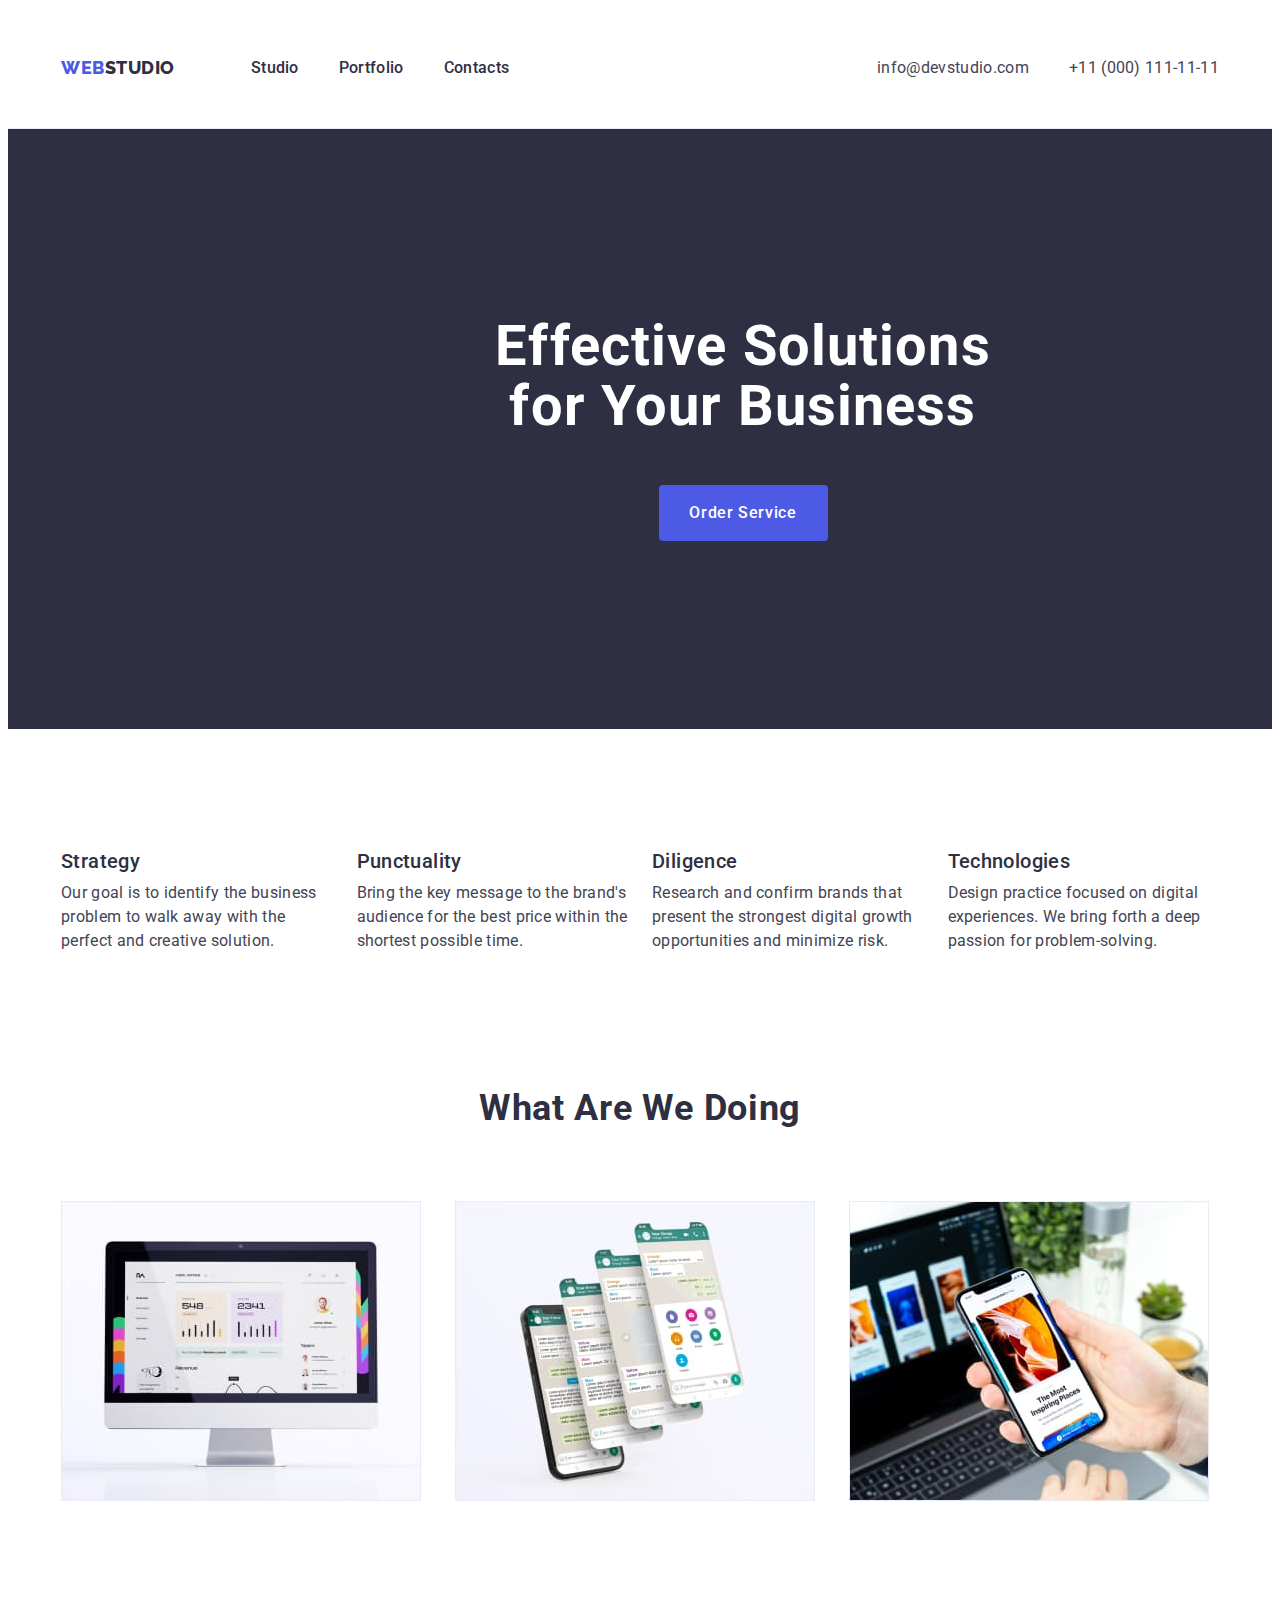
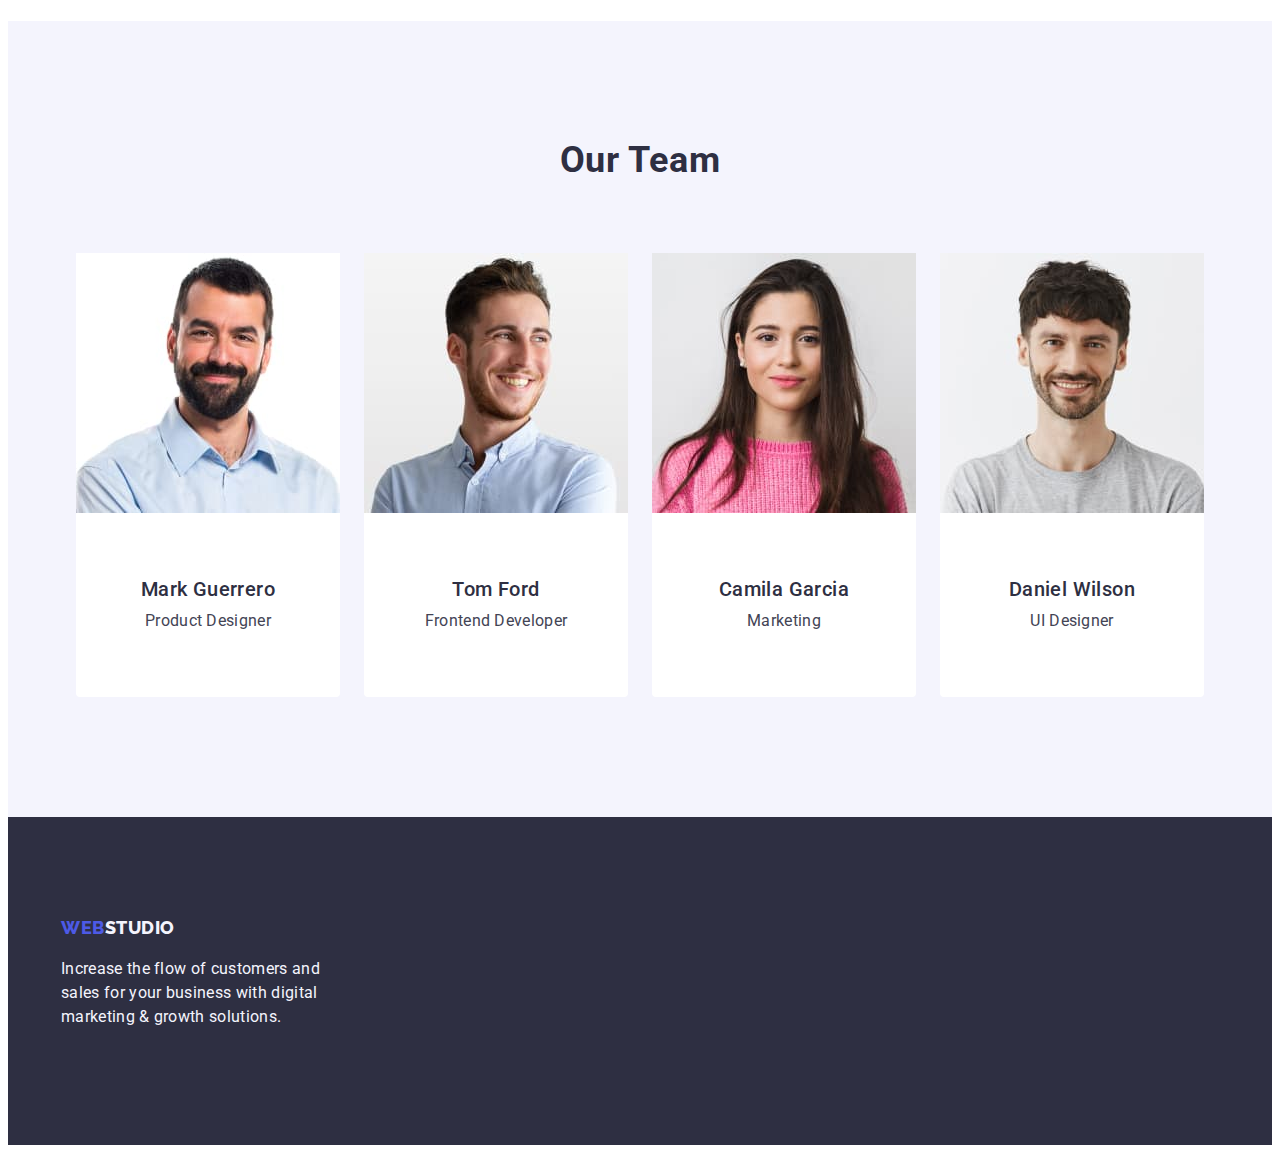
<file: index.html>
<!DOCTYPE html>
<html lang="en">
  <head>
    <meta charset="UTF-8" />
    <meta name="viewport" content="width=device-width, initial-scale=1.0" />
    <title>Web Studio</title>
    <link rel="preconnect" href="https://fonts.googleapis.com" />
    <link rel="preconnect" href="https://fonts.gstatic.com" crossorigin />
    <link
      href="https://fonts.googleapis.com/css2?family=Raleway:wght@800&family=Roboto:wght@400;500;700&display=swap"
      rel="stylesheet"
    />
    <link
      rel="stylesheet"
      href="https://cdnjs.cloudflare.com/ajax/libs/modern-normalize/2.0.0/modern-normalize.min.css"
      integrity="sha512-4xo8blKMVCiXpTaLzQSLSw3KFOVPWhm/TRtuPVc4WG6kUgjH6J03IBuG7JZPkcWMxJ5huwaBpOpnwYElP/m6wg=="
      crossorigin="anonymous"
      referrerpolicy="no-referrer"
    />

    <link rel="stylesheet" href="./css/styles.css" />
  </head>
  <body>
    <header class="header">
      <div class="header-container container">
        <nav class="header-nav">
          <a class="header-logo link" href="./index.html"
            >Web<span class="logo-studio">Studio</span>
          </a>
          <ul class="menu-list list">
            <li class="menu-item">
              <a class="menu-link link" href="./index.html">Studio</a>
            </li>
            <li class="menu-item">
              <a class="menu-link link" href="./portfolio.html">Portfolio</a>
            </li>
            <li class="menu-item">
              <a class="menu-link link" href="">Contacts</a>
            </li>
          </ul>
        </nav>
        <address class="address">
          <ul class="address-list list">
            <li class="address-item">
              <a class="address-link link" href="mailto:info@devstudio.com">
                info@devstudio.com
              </a>
            </li>
            <li class="address-item">
              <a class="address-link link" href="tel:+110001111111">
                +11 (000) 111-11-11
              </a>
            </li>
          </ul>
        </address>
      </div>
    </header>
    <main>
      <!--HERO-->
      <section class="hero-cection">
        <div class="hero container">
          <h1 class="hero-title">Effective Solutions for Your Business</h1>
          <button class="button" type="button">Order Service</button>
        </div>
      </section>
      <!--SECTION-1-->
      <section class="section-first">
        <div class="container">
          <h2 class="visually-hidden">Our advantages</h2>
          <ul class="main-page-list list">
            <li class="list-item list-item-cection-first">
              <h3 class="title title-section-first">Strategy</h3>
              <p class="description">
                Our goal is to identify the business problem to walk away with
                the perfect and creative solution.
              </p>
            </li>
            <li class="list-item list-item-cection-first">
              <h3 class="title title-section-first">Punctuality</h3>
              <p class="description">
                Bring the key message to the brand's audience for the best price
                within the shortest possible time.
              </p>
            </li>
            <li class="list-item list-item-cection-first">
              <h3 class="title title-section-first">Diligence</h3>
              <p class="description">
                Research and confirm brands that present the strongest digital
                growth opportunities and minimize risk.
              </p>
            </li>
            <li class="list-item list-item-cection-first">
              <h3 class="title title-section-first">Technologies</h3>
              <p class="description">
                Design practice focused on digital experiences. We bring forth a
                deep passion for problem-solving.
              </p>
            </li>
          </ul>
        </div>
      </section>
      <!--SECTION-2-->
      <section class="section-second">
        <div class="container conteiner-section-second">
          <h2 class="title-section">What are we doing</h2>
          <ul class="main-page-list list">
            <li class="list-item-cect-second">
              <img class="list-icon" src="./images/coding.jpg" alt="Coding" />
            </li>
            <li class="list-item-cect-second">
              <img class="list-icon" src="./images/testing.jpg" alt="Testing" />
            </li>
            <li class="list-item-cect-second">
              <img class="list-icon" src="./images/design.jpg" alt="Design" />
            </li>
          </ul>
        </div>
      </section>
      <!--SECTION-3-->
      <section class="section-three">
        <div class="container conteiner-section-three">
          <h2 class="title-section title-section-three">Our Team</h2>
          <ul class="main-page-list list">
            <li class="list-item">
              <img
                class="list-icon-sect-3"
                src="./images/Mark.jpg"
                alt="Mark Guerrero"
              />
              <div class="data">
                <h3 class="title title-employees">Mark Guerrero</h3>
                <p class="description descr-employees">Product Designer</p>
              </div>
            </li>
            <li class="list-item">
              <img
                class="list-icon-sect-3"
                src="./images/Tom.jpg"
                alt="Tom Ford"
              />
              <div class="data">
                <h3 class="title title-employees">Tom Ford</h3>
                <p class="description descr-employees">Frontend Developer</p>
              </div>
            </li>
            <li class="list-item">
              <img
                class="list-icon-sect-3"
                src="./images/Camila.jpg"
                alt="Camila Garcia"
              />
              <div class="data">
                <h3 class="title title-employees">Camila Garcia</h3>
                <p class="description descr-employees">Marketing</p>
              </div>
            </li>
            <li class="list-item">
              <img
                class="list-icon-sect-3"
                src="./images/Daniel.jpg"
                alt="Daniel Wilson"
              />
              <div class="data">
                <h3 class="title title-employees">Daniel Wilson</h3>
                <p class="description descr-employees">UI Designer</p>
              </div>
            </li>
          </ul>
        </div>
      </section>
    </main>
    <!--FOOTER-->
    <footer class="footer">
      <div class="container">
        <a class="logo-footer link" href="./index.html"
          >Web<span class="logo-footer-studio">Studio</span>
        </a>
        <p class="footer-description">
          Increase the flow of customers and sales for your business with
          digital marketing & growth solutions.
        </p>
      </div>
    </footer>
  </body>
</html>
</file>
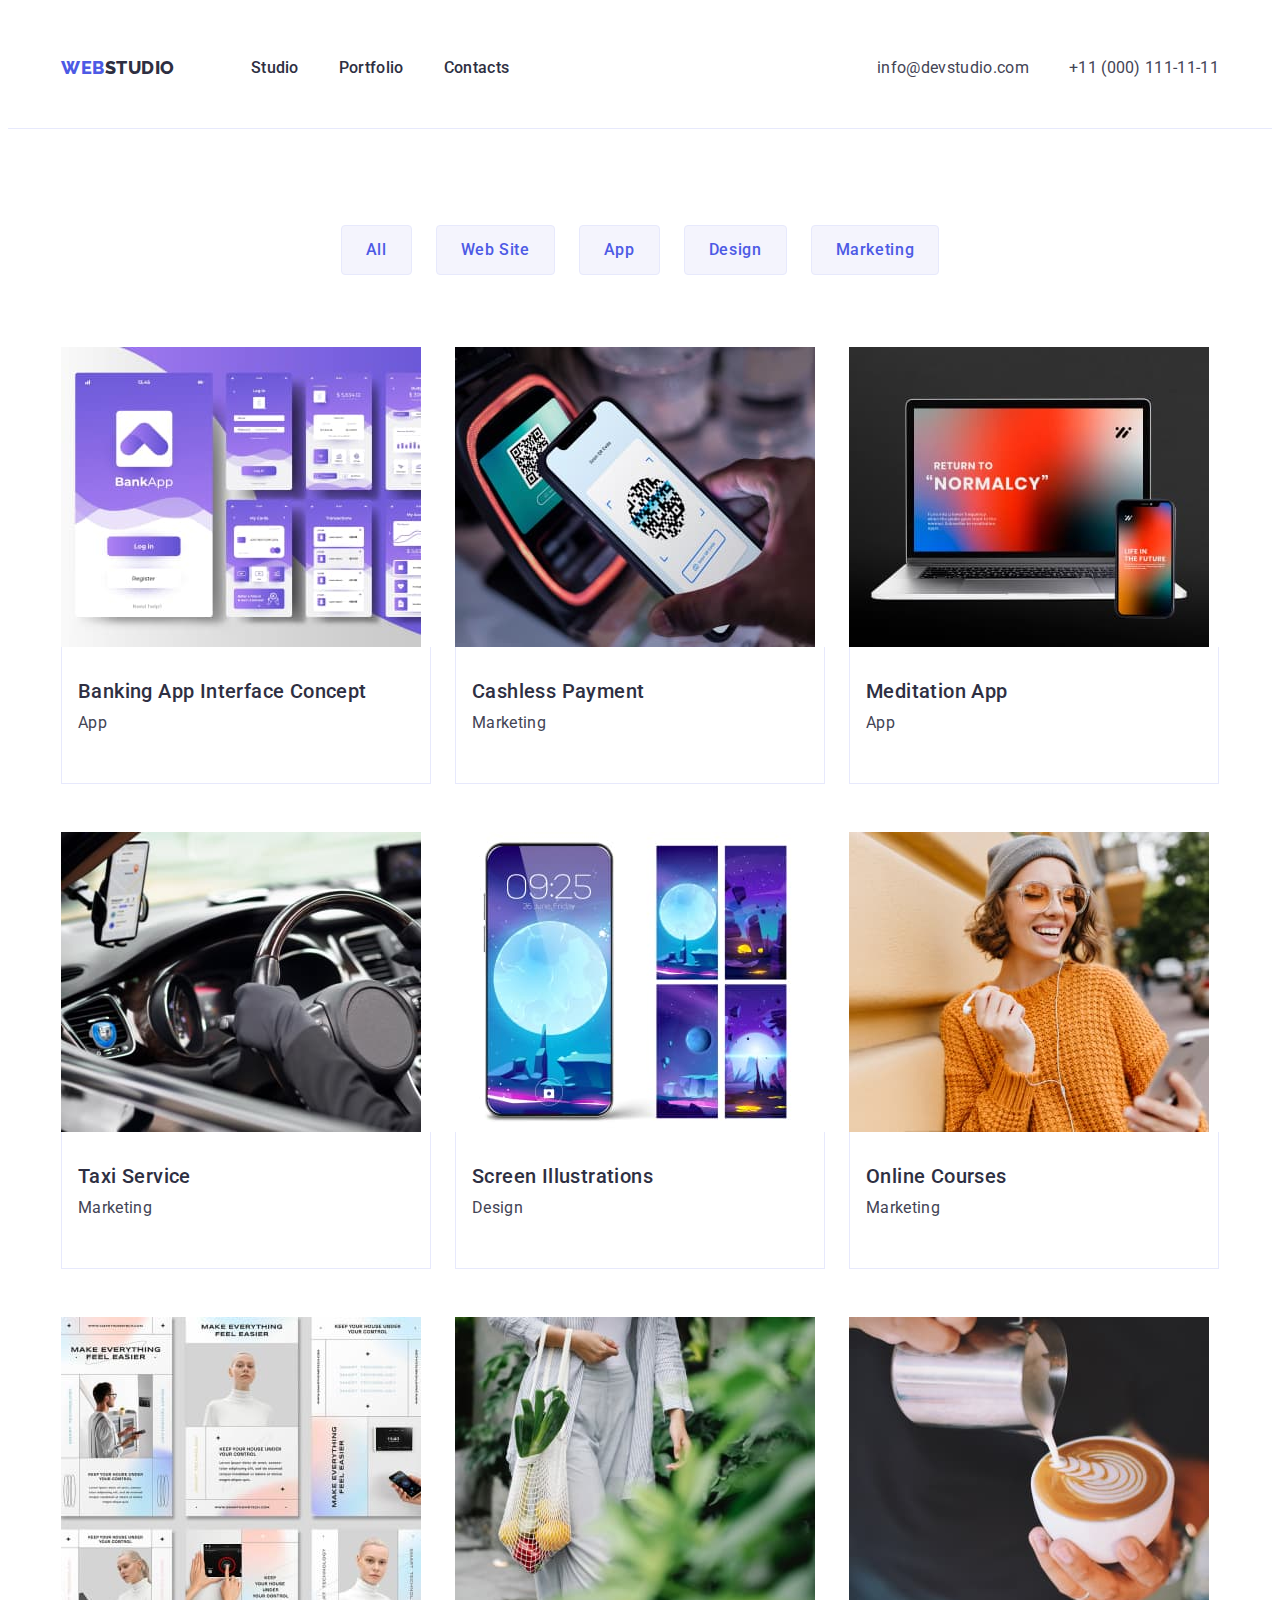
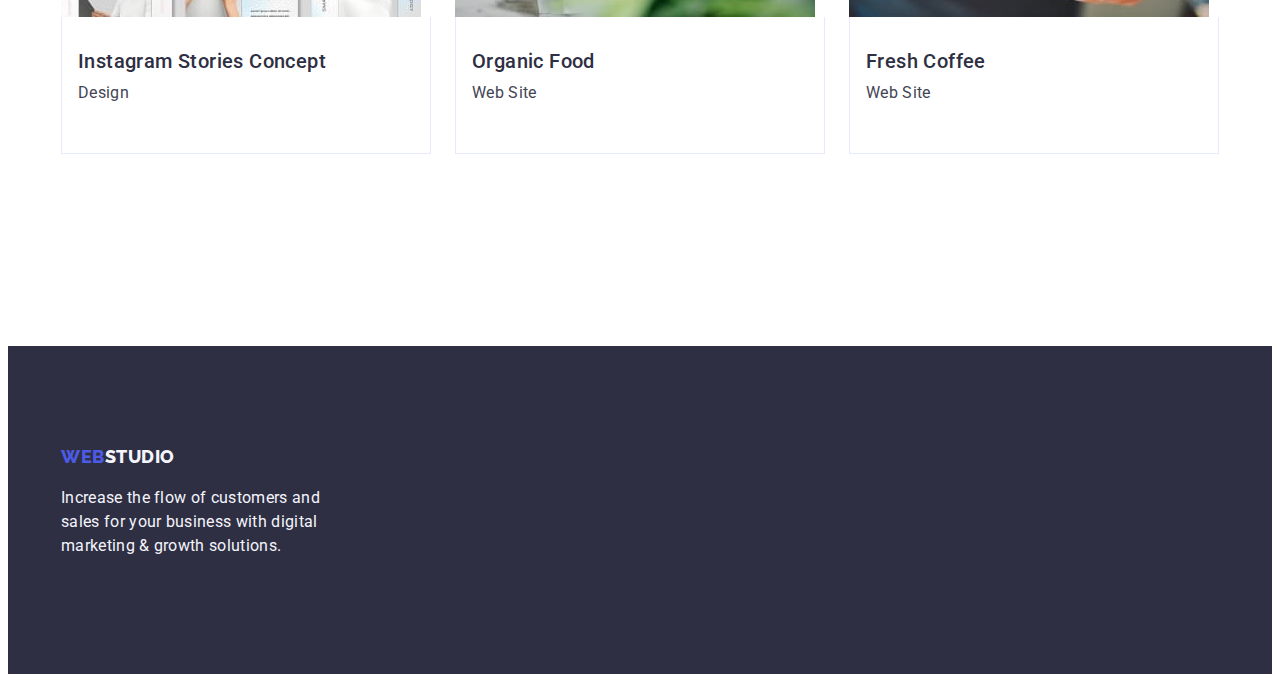
<file: portfolio.html>
<!DOCTYPE html>
<html lang="en">
  <head>
    <meta charset="UTF-8" />
    <meta name="viewport" content="width=device-width, initial-scale=1.0" />
    <title>WebStudio Portfolio</title>
    <link rel="preconnect" href="https://fonts.googleapis.com" />
    <link rel="preconnect" href="https://fonts.gstatic.com" crossorigin />
    <link
      href="https://fonts.googleapis.com/css2?family=Raleway:wght@800&family=Roboto:wght@400;500;700&display=swap"
      rel="stylesheet"
    />
    <link
      rel="stylesheet"
      href="https://cdnjs.cloudflare.com/ajax/libs/modern-normalize/2.0.0/modern-normalize.min.css"
      integrity="sha512-4xo8blKMVCiXpTaLzQSLSw3KFOVPWhm/TRtuPVc4WG6kUgjH6J03IBuG7JZPkcWMxJ5huwaBpOpnwYElP/m6wg=="
      crossorigin="anonymous"
      referrerpolicy="no-referrer"
    />

    <link rel="stylesheet" href="css/styles.css" />
  </head>
  <body>
    <header class="header">
      <div class="header-container container">
        <nav class="header-nav">
          <a class="header-logo link" href="./index.html"
            >Web<span class="logo-studio">Studio</span>
          </a>
          <ul class="menu-list list">
            <li class="menu-item">
              <a class="menu-link link" href="./index.html">Studio</a>
            </li>
            <li class="menu-item">
              <a class="menu-link link" href="./portfolio.html">Portfolio</a>
            </li>
            <li class="menu-item">
              <a class="menu-link link" href="">Contacts</a>
            </li>
          </ul>
        </nav>
        <address class="address">
          <ul class="address-list list">
            <li class="address-item">
              <a class="address-link link" href="mailto:info@devstudio.com">
                info@devstudio.com
              </a>
            </li>
            <li class="address-item">
              <a class="address-link link" href="tel:+110001111111">
                +11 (000) 111-11-11
              </a>
            </li>
          </ul>
        </address>
      </div>
    </header>
    <main class="main">
      <section class="section">
        <div class="container">
          <h1 class="visually-hidden">Our projects</h1>
          <ul class="btn-list list">
            <li class="btn-item">
              <button class="button-portfolio" type="button">All</button>
            </li>
            <li class="btn-item">
              <button class="button-portfolio" type="button">Web Site</button>
            </li>
            <li class="btn-item">
              <button class="button-portfolio" type="button">App</button>
            </li>
            <li class="btn-item">
              <button class="button-portfolio" type="button">Design</button>
            </li>
            <li class="btn-item">
              <button class="button-portfolio" type="button">Marketing</button>
            </li>
          </ul>
          <ul class="list list-portfolio">
            <li class="item-projects">
              <a class="link" href="#">
                <img
                  src="./images/Banking.jpg"
                  alt="Banking App Interface Concept"
                  width="360"
                />
                <div class="icon-portfolio">
                  <h2 class="projects-title">Banking App Interface Concept</h2>
                  <p class="projects-descr">App</p>
                </div>
              </a>
            </li>
            <li class="item-projects">
              <a class="link" href="#">
                <img
                  src="./images/payment.jpg"
                  alt="Cashless Payment"
                  width="360"
                />
                <div class="icon-portfolio">
                  <h2 class="projects-title">Cashless Payment</h2>
                  <p class="projects-descr">Marketing</p>
                </div>
              </a>
            </li>
            <li class="item-projects">
              <a class="link" href="#">
                <img
                  src="./images/meditation.jpg"
                  alt="Meditaion App"
                  width="360"
                />
                <div class="icon-portfolio">
                  <h2 class="projects-title">Meditation App</h2>
                  <p class="projects-descr">App</p>
                </div>
              </a>
            </li>
            <li class="item-projects">
              <a class="link" href="#">
                <img src="./images/taxi.jpg" alt="Taxi Service" width="360" />
                <div class="icon-portfolio">
                  <h2 class="projects-title">Taxi Service</h2>
                  <p class="projects-descr">Marketing</p>
                </div>
              </a>
            </li>
            <li class="item-projects">
              <a class="link" href="#">
                <img
                  src="./images/screen.jpg"
                  alt="Screen Illustrations"
                  width="360"
                />
                <div class="icon-portfolio">
                  <h2 class="projects-title">Screen Illustrations</h2>
                  <p class="projects-descr">Design</p>
                </div>
              </a>
            </li>
            <li class="item-projects">
              <a class="link" href="#">
                <img
                  src="./images/coursers.jpg"
                  alt="Online Courses"
                  width="360"
                />
                <div class="icon-portfolio">
                  <h2 class="projects-title">Online Courses</h2>
                  <p class="projects-descr">Marketing</p>
                </div>
              </a>
            </li>
            <li class="item-projects">
              <a class="link" href="#">
                <img
                  src="./images/insegram.jpg"
                  alt="Instagram Stories Concept"
                  width="360"
                />
                <div class="icon-portfolio">
                  <h2 class="projects-title">Instagram Stories Concept</h2>
                  <p class="projects-descr">Design</p>
                </div>
              </a>
            </li>
            <li class="item-projects">
              <a class="link" href="#">
                <img
                  class="img-portfolio"
                  src="./images/food.jpg"
                  alt="Organic Food"
                  width="360"
                />
                <div class="icon-portfolio">
                  <h2 class="projects-title">Organic Food</h2>
                  <p class="projects-descr">Web Site</p>
                </div>
              </a>
            </li>
            <li class="item-projects">
              <a class="link" href="#">
                <img src="./images/coffee.jpg" alt="Fresh Coffee" width="360" />
                <div class="icon-portfolio">
                  <h2 class="projects-title">Fresh Coffee</h2>
                  <p class="projects-descr">Web Site</p>
                </div>
              </a>
            </li>
          </ul>
        </div>
      </section>
    </main>
    <footer class="footer">
      <div class="container">
        <a class="logo-footer link" href="./index.html"
          >Web<span class="logo-footer-studio">Studio</span>
        </a>
        <p class="footer-description">
          Increase the flow of customers and sales for your business with
          digital marketing & growth solutions.
        </p>
      </div>
    </footer>
  </body>
</html>
</file>
<file: css/styles.css>
body {
  font-family: "Roboto", sans-serif;
  background-color: var(--WHITE);
  color: #434455;
}

:root {
  --NAVY-BLUE: #2e2f42;
  --IRIS: #4d5ae5;
  --OCEAN: #404bbf;
  --WHITE: #fff;
  --CLOUD: #f4f4fd;
  --SLATE: #434455;
}

h1,
h2,
h3,
p {
  margin-top: 0;
  max-resolution: 0;
}

ul,
ol {
  margin: 0;
  padding: 0;
}

img {
  display: block;
}

.link {
  text-decoration: none;
}

.list {
  list-style: none;
}

.visually-hidden {
  position: absolute;
  width: 1px;
  height: 1px;
  margin: -1px;
  border: 0;
  padding: 0;

  white-space: nowrap;
  clip-path: inset(100%);
  clip: rect(0 0 0 0);
  overflow: hidden;
}

.container {
  width: 1158px;
  margin-left: auto;
  margin-right: auto;
  padding-left: 15px;
  padding-right: 15px;
}

/*================HEADER=================*/
.header {
  border-bottom: 1px solid #e7e9fc;
}

.header-container {
  display: flex;
  align-items: center;
  justify-content: space-between;
}

.header-nav {
  display: flex;
  align-items: center;
  padding: 24px 0;
}

.header-logo {
  color: var(--IRIS);
  font-family: Raleway, sans-serif;
  font-size: 18px;
  font-style: normal;
  font-weight: 800;
  line-height: 1.17;
  letter-spacing: 0.03em;
  text-transform: uppercase;

  display: inline-flex;
  align-items: center;
  flex-shrink: 0;
  margin-right: 76px;
}

.logo-studio {
  color: var(--NAVY-BLUE);
}

.menu-list {
  display: flex;
  gap: 40px;
}

.menu-link {
  color: var(--NAVY-BLUE);
  font-size: 16px;
  font-style: normal;
  font-weight: 500;
  line-height: 1.5;
  letter-spacing: 0.02em;
  display: block;
  padding: 24px 0;
}

.menu-link:hover,
.menu-link:focus {
  color: #404bbf;
}

.address-link:hover,
.address-link:focus {
  color: #404bbf;
}

.address {
  font-style: normal;
}
.address-list {
  display: flex;
  gap: 40px;
}

.address-link {
  color: var(--SLATE);
  font-family: Roboto, sans-serif;
  font-size: 16px;
  font-style: normal;
  font-weight: 400;
  line-height: 1.5;
  letter-spacing: 0.02em;
}

/*================/HEADER=================*/

/*================HERO=================*/

.hero-cection {
  background: var(--NAVY-BLUE);
  padding: 188px 0;
}

.hero {
  width: 1440px;
}

.hero-title {
  color: var(--WHITE);
  text-align: center;
  font-size: 56px;
  font-style: normal;
  font-weight: 700;
  line-height: 1.07;
  letter-spacing: 0.02em;

  max-width: 496px;
  margin-bottom: 48px;
  margin-left: 472px;
}

.hero-title:focus,
.hero-title:hover {
  color: #404bbf;
}

.button {
  font-family: Roboto, sans-serif;
  background-color: var(--IRIS);
  color: #ffffff;
  text-align: center;
  font-size: 16px;
  font-weight: 500;
  line-height: 1.5;
  letter-spacing: 0.64px;
  cursor: pointer;

  min-width: 169px;
  min-height: 56px;
  border-radius: 4px;
  border: none;
  padding: 12px 25px;

  display: block;
  align-items: center;
  margin: auto;
}

.button:hover,
.button:focus {
  background: #404bbf;
}
/*================/HERO=================*/

/*================SECTION-1, 3=================*/
.section-first {
  padding: 120px 0;
}

.main-page-list {
  display: flex;
  justify-content: center;
  gap: 24px;
}

.list-item-cection-first {
  flex-basis: calc((100% - 3 * 24px) / 4);
}

.title-section-first {
  margin-bottom: 8px;
}

.title {
  color: var(--NAVY-BLUE);
  font-size: 20px;
  font-style: normal;
  font-weight: 500;
  line-height: 1.2;
  letter-spacing: 0.02em;
}

.description {
  color: var(--SLATE);
  font-size: 16px;
  font-style: normal;
  font-weight: 400;
  line-height: 1.5;
  letter-spacing: 0.02em;
}

/*================/SECTION-1=================*/

/*================SECTION-2=================*/

.section-second {
  padding-bottom: 120px;
}
.list-item-cect-second {
  flex-basis: calc((100% - 48px) / 3);
}

.title-section {
  color: var(--NAVY-BLUE);
  text-align: center;
  font-size: 36px;
  font-style: normal;
  font-weight: 700;
  line-height: 1.11;
  letter-spacing: 0.02em;
  text-transform: capitalize;
  margin-bottom: 72px;
}

/*================/SECTION-2=================*/

/*================SECTION-3=================*/

.section-three {
  background-color: #f4f4fd;
  padding: 120px 0;
}

.title-section-three {
  margin-bottom: 72px;
}

.list-item {
  background-color: #ffffff;
  border-radius: 0px 0px 4px 4px;
}

.data {
  padding: 32px 0;
}

.title-employees {
  text-align: center;
  margin-top: 32px;
  margin-bottom: 8px;
}

.descr-employees {
  text-align: center;
  margin-bottom: 32px;
}
/*================/SECTION-3=================*/

/*================FOOTER=================*/
.footer {
  background: var(--NAVY-BLUE);
  padding: 100px 0;
}

.logo-footer {
  color: var(--IRIS);
  font-family: Raleway, sans-serif;
  font-size: 18px;
  font-style: normal;
  font-weight: 800;
  line-height: 1.17;
  letter-spacing: 0.03em;
  text-transform: uppercase;

  display: inline-block;
  height: 24px;
  align-items: center;
  flex-shrink: 0;
  margin-bottom: 16px;
}

.logo-footer-studio {
  color: var(--CLOUD);
}

.footer-description {
  color: var(--CLOUD);
  font-size: 16px;
  font-style: normal;
  font-weight: 400;
  line-height: 1.5;
  letter-spacing: 0.02em;
  width: 264px;
}
/*================/FOOTER=================*/

/*================PORTFOLIO=================*/
.section {
  padding-top: 96px;
  padding-bottom: 120px;
}

.list-portfolio {
  display: flex;
  flex-wrap: wrap;
  column-gap: 24px;
  row-gap: 48px;
  justify-content: center;
  margin-bottom: 72px;
}

.button-portfolio {
  color: #4d5ae5;
  background-color: (--CLOUD);
  font-family: "Roboto", sans-serif;
  font-weight: 500;
  font-size: 16px;
  line-height: 1.5;
  letter-spacing: 0.04em;
  background-color: #f4f4fd;
  cursor: pointer;

  border-radius: 4px;
  padding: 12px 24px;
  border: 1px solid #e7e9fc;
}

.btn-list {
  display: flex;
  gap: 24px;
  margin-bottom: 72px;
  justify-content: center;
}

.button-portfolio:hover,
.button-portfolio:focus {
  color: #ffffff;
  background-color: #404bbf;
  border: 1px solid transparent;
}

.item-projects {
  width: calc((100% - 48px) / 3);
}

.icon-portfolio {
  padding: 32px 16px;
  border: 1px solid #e7e9fc;
  border-top: none;
}

.projects-title {
  color: var(--NAVY-BLUE);
  font-size: 20px;
  font-style: normal;
  font-weight: 500;
  line-height: 1.2;
  letter-spacing: 0.02em;
  margin-bottom: 8px;
}

.projects-descr {
  color: var(--SLATE);
  font-size: 16px;
  font-style: normal;
  font-weight: 400;
  line-height: 1.5;
  letter-spacing: 0.32px;
}
/*================/PORTFOLIO=================*/
</file>
